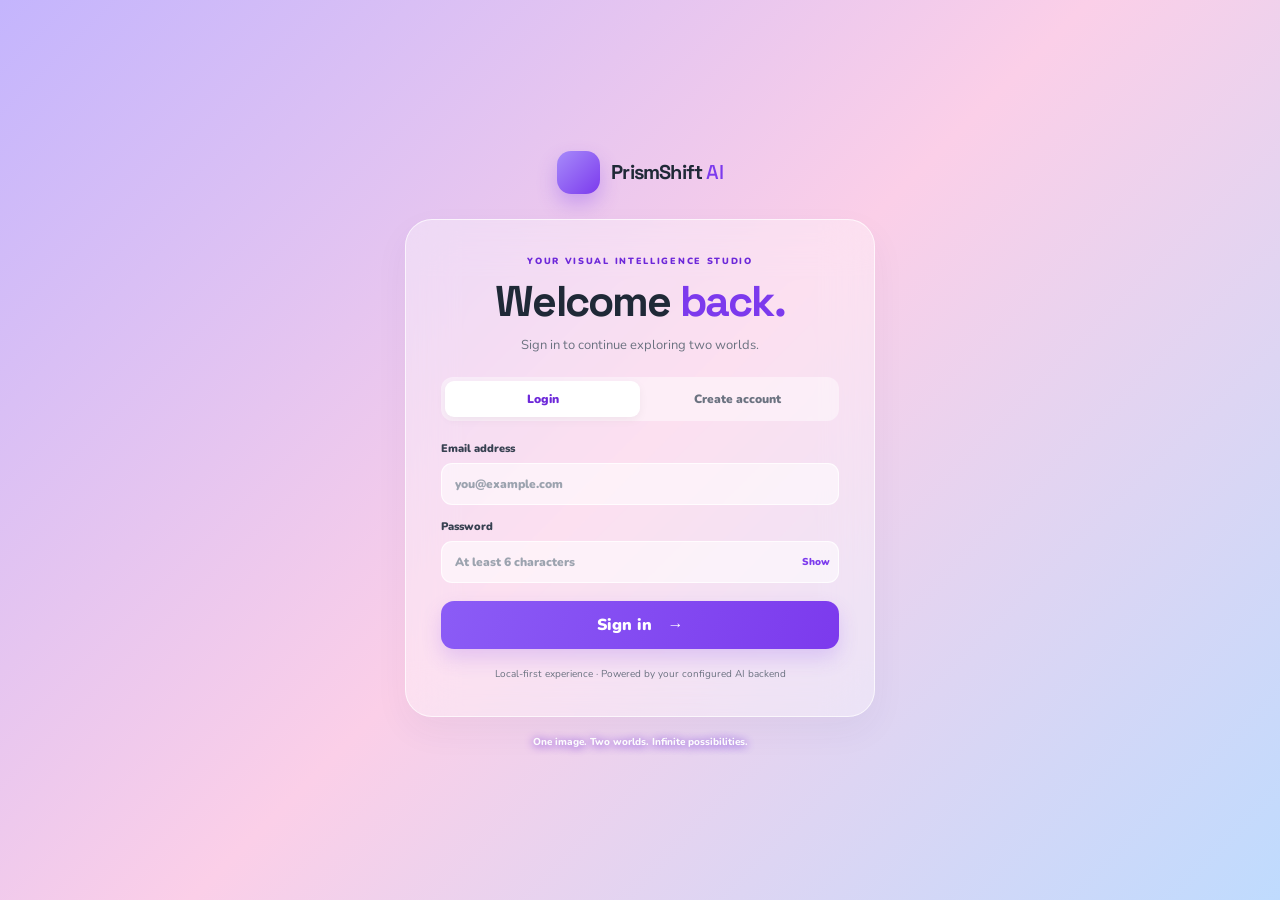
<file: Frontend/index.html>
<!doctype html>
<html lang="en">
<head>
  <meta charset="utf-8">
  <meta name="viewport" content="width=device-width,initial-scale=1">
  <title>PrismShift AI</title>
  <script src="js/config.js" defer></script>
  <script src="js/index.js" defer></script>
</head>
<body data-page="entry">
  <p id="entryMessage">Checking your PrismShift session…</p>
</body>
</html>
</file>
<file: Frontend/css/style.css>
:root{--bg-base:#e5e7eb;--glass-bg:rgba(255,255,255,.4);--glass-border:rgba(255,255,255,.7);--text-main:#1f2937;--text-muted:#4b5563;--accent-purple:#7c3aed;--accent-purple-light:#a78bfa;--accent-blue:#2563eb;--accent-pink:#db2777;--font-main:'Nunito',sans-serif;--font-display:'Space Grotesk',sans-serif;--green:#16a34a;--violet:#7c3aed}*{box-sizing:border-box;margin:0;padding:0}html{min-height:100%;scroll-behavior:smooth}body{min-height:100vh;font-family:var(--font-main);color:var(--text-main);background:linear-gradient(135deg,#c4b5fd 0%,#fbcfe8 50%,#bfdbfe 100%);background-attachment:fixed}button,input,textarea,select{font:inherit}button{color:inherit;cursor:pointer}button:disabled{opacity:.5;cursor:not-allowed}a{color:inherit;text-decoration:none}button:focus-visible,a:focus-visible,input:focus-visible,textarea:focus-visible,select:focus-visible{outline:3px solid #7c3aed77;outline-offset:3px}.hidden{display:none!important}.glass,.glass-panel{background:rgba(255,255,255,.36);border:1px solid var(--glass-border);backdrop-filter:blur(24px);-webkit-backdrop-filter:blur(24px);box-shadow:0 14px 35px #4338780d}.app-container{width:95vw;max-width:1500px;min-height:90vh;margin:5vh auto;display:flex;border-radius:32px;background:var(--glass-bg);border:1px solid var(--glass-border);box-shadow:0 25px 50px -12px #0002,inset 0 0 0 1px #ffffff80;backdrop-filter:blur(30px);overflow:hidden}.sidebar{width:260px;flex:0 0 260px;background:#ffffff33;border-right:1px solid #ffffff80;display:flex;flex-direction:column;padding:26px 18px 20px;min-height:90vh}.brand{display:flex;align-items:center;gap:11px;margin:0 3px 30px}.logo{width:43px;height:43px;display:grid;place-items:center;border-radius:14px;background:linear-gradient(135deg,var(--accent-purple-light),var(--accent-purple));box-shadow:0 10px 20px #7c3aed4d;color:#fff;font-size:26px;flex:none}.brand-name{font:700 20px var(--font-display);letter-spacing:-.8px}.brand-name span{color:var(--accent-purple);font-weight:500}.new-chat-btn{width:100%;padding:13px;border:1px solid #ffffffb3;border-radius:14px;background:#ffffff80;display:flex;align-items:center;gap:10px;font-weight:800;font-size:13px;transition:.2s}.new-chat-btn:hover{background:#fff;transform:translateY(-2px)}.new-chat-btn span{font-size:20px;color:var(--accent-purple)}.sidebar-heading{display:flex;justify-content:space-between;align-items:center;margin:28px 4px 12px;color:#6b7280;font-size:9px;letter-spacing:1.5px;font-weight:900}.sidebar-heading a{letter-spacing:0;color:var(--accent-purple);font-size:10px;text-transform:none}.nav-links{display:grid;gap:5px}.nav-links a{display:flex;align-items:center;gap:12px;padding:11px 12px;border-radius:12px;color:#4b5563;font-size:13px;font-weight:800;transition:.2s}.nav-links a:hover,.nav-links a.active{background:#ffffff9c;color:#5b21b6}.nav-links a:first-letter{font-size:18px}.nav-dot{width:7px;height:7px;border-radius:50%;margin-left:auto}.reality-dot{background:#16a34a}.digital-dot{background:#7c3aed}.recent-heading{margin-top:25px}.session-list{flex:1;min-height:70px;overflow:auto}.sidebar-empty{font-size:11px;color:#6b7280;padding:12px}.session-item{display:flex;gap:8px;align-items:center;width:100%;padding:10px;margin-bottom:5px;border:1px solid #ffffff80;border-radius:11px;background:#ffffff33;text-align:left;font-size:11px}.session-item:hover{background:#ffffffa6}.session-item .session-meta{display:block;color:#6b7280;font-size:9px;margin-top:3px}.session-item .session-name{overflow:hidden;text-overflow:ellipsis;white-space:nowrap;display:block;font-weight:800}.sidebar-footer{margin-top:18px}.engine-status{display:flex;align-items:center;gap:8px;padding:11px 9px;border-radius:12px;background:#ffffff55;border:1px solid #ffffff70}.status-dot{width:7px;height:7px;border-radius:50%;background:#16a34a;box-shadow:0 0 8px #16a34a55;display:inline-block;flex:none}.engine-status strong{display:block;font-size:10px}.engine-status small{display:block;color:#6b7280;font-size:9px;margin-top:2px}.local-pill{margin-left:auto;padding:4px 5px;border-radius:5px;background:#bbf7d0a6;color:#15803d;font-size:8px;font-weight:900}.user-profile{display:flex;align-items:center;gap:10px;padding:15px 2px 0;margin-top:14px;border-top:1px solid #ffffff99}.avatar{width:36px;height:36px;border-radius:50%;display:grid;place-items:center;background:linear-gradient(135deg,#c4b5fd,#f9a8d4);border:2px solid #fff;color:#4c1d95;font-weight:900;flex:none}.user-info{min-width:0}.user-info strong,.user-info small{display:block}.user-info strong{font-size:11px;overflow:hidden;text-overflow:ellipsis;white-space:nowrap}.user-info small{font-size:9px;color:#6b7280;margin-top:3px}.profile-arrow{margin-left:auto;color:#6b7280}.main-content{min-width:0;flex:1;display:flex;flex-direction:column;position:relative}.top-bar{min-height:68px;padding:16px 34px;display:flex;align-items:center;justify-content:space-between;gap:12px;border-bottom:1px solid #ffffff66}.breadcrumb{font-size:9px;color:#6b7280;font-weight:900;letter-spacing:1.3px}.top-actions{display:flex;align-items:center;gap:15px}.privacy-indicator{display:flex;align-items:center;gap:7px;font-size:10px;color:#4b5563}.icon-button,.mobile-menu{width:35px;height:35px;border:1px solid #ffffffb3;background:#ffffff55;border-radius:11px;font-size:18px}.mobile-menu{display:none}.page-content{width:100%;max-width:1150px;margin:0 auto;padding:28px 34px 36px;flex:1}.main-footer{padding:17px 34px;border-top:1px solid #ffffff66;display:flex;justify-content:space-between;gap:10px;color:#6b7280;font-size:9px;letter-spacing:.7px}.toast{position:fixed;left:50%;bottom:25px;transform:translate(-50%,20px);padding:12px 18px;border:1px solid #ffffffb3;border-radius:12px;background:#28213beF;color:white;font-size:12px;font-weight:800;opacity:0;pointer-events:none;transition:.25s;z-index:100}.toast.show{opacity:1;transform:translate(-50%,0)}.primary-btn{border:0;border-radius:13px;padding:13px 17px;background:linear-gradient(110deg,#8b5cf6,#7c3aed);color:#fff;font-weight:900;box-shadow:0 9px 20px #7c3aed30;display:inline-flex;justify-content:center;align-items:center;gap:16px;transition:.2s}.primary-btn:hover:not(:disabled){transform:translateY(-2px);box-shadow:0 13px 25px #7c3aed40}.secondary-button{padding:10px 13px;border:1px solid #ffffffc9;border-radius:11px;background:#ffffff80;font-size:11px;font-weight:900}.secondary-button:hover{background:#fff}.danger-button{color:#be123c;border-color:#fecdd3;background:#fff5f6}.auth-body{display:grid;place-items:center;padding:25px}.auth-wrap{width:min(100%,470px)}.auth-brand{justify-content:center;margin-bottom:25px}.auth-card{padding:35px;border-radius:27px}.auth-heading{text-align:center;margin-bottom:23px}.eyebrow{display:block;color:#6d28d9;font-size:9px;font-weight:900;letter-spacing:1.7px;margin-bottom:10px}.auth-heading h1,.page-intro h1,.dashboard-hero h1,.workspace-heading h1{font:700 clamp(29px,4vw,43px)/1.15 var(--font-display);letter-spacing:-1.8px}.auth-heading h1 em,.page-intro h1 em,.dashboard-hero h1 em,.workspace-heading h1 em{color:#7c3aed;font-style:normal}.auth-heading p{color:#6b7280;font-size:13px;margin-top:10px}.auth-tabs{display:grid;grid-template-columns:1fr 1fr;padding:4px;border-radius:12px;background:#ffffff70;margin-bottom:20px}.auth-tabs button{border:0;background:transparent;border-radius:9px;padding:10px;font-size:12px;font-weight:900;color:#6b7280}.auth-tabs button.active{background:#fff;color:#6d28d9;box-shadow:0 3px 10px #0000000d}form{display:grid;gap:14px}label{display:grid;gap:7px;color:#374151;font-size:11px;font-weight:900}input,textarea,select{width:100%;padding:12px 13px;border:1px solid #ffffffc7;border-radius:11px;background:#ffffff8c;color:#1f2937;font-size:12px;outline:none}input::placeholder,textarea::placeholder{color:#9ca3af}textarea{resize:vertical;line-height:1.6}.password-wrap{position:relative}.password-wrap input{padding-right:62px}.password-wrap button{position:absolute;right:9px;top:50%;transform:translateY(-50%);border:0;background:transparent;color:#7c3aed;font-size:10px;font-weight:900}.full{width:100%;margin-top:4px}.auth-foot,.auth-bottom{text-align:center;color:#6b7280;font-size:10px;margin-top:18px}.auth-bottom{color:#fff;font-weight:800;text-shadow:0 1px 8px #6d28d9}
@media(max-width:900px){.app-container{width:97vw;margin:1.5vh auto;min-height:97vh}.sidebar{width:225px;flex-basis:225px;padding:22px 14px}.page-content{padding:25px 22px}.top-bar{padding:15px 22px}}@media(max-width:680px){.app-container{width:100%;min-height:100vh;margin:0;border-radius:0;position:relative}.sidebar{position:fixed;z-index:50;top:0;bottom:0;left:0;width:275px;min-height:100vh;transform:translateX(-105%);transition:transform .25s;box-shadow:15px 0 40px #312e8140;background:#eee8ffef;backdrop-filter:blur(25px)}.sidebar.open{transform:translateX(0)}.mobile-menu{display:block}.top-bar{padding:13px 15px}.breadcrumb{font-size:8px}.privacy-indicator{display:none}.page-content{padding:22px 15px 28px}.main-footer{padding:14px 15px;flex-wrap:wrap;font-size:8px}.auth-card{padding:25px 20px}}

.logo img{width:26px;height:26px;display:block}
</file>
<file: Frontend/css/dashboard.css>
.dashboard-hero{display:flex;align-items:center;justify-content:space-between;gap:25px;padding:18px 8px 28px}.dashboard-hero p,.page-intro p,.workspace-heading p{max-width:610px;color:#5b6472;font-size:13px;line-height:1.8;margin-top:12px}.hero-orb{width:125px;height:125px;flex:none;border-radius:50%;display:grid;place-items:center;background:radial-gradient(circle at 30% 25%,#fff,#d8b4fe 50%,#8b5cf6);box-shadow:0 0 55px #8b5cf655,inset -10px -10px 20px #0002,inset 10px 10px 20px #ffffffc9;animation:orbfloat 6s ease-in-out infinite;color:#7c3aed;font-size:42px}@keyframes orbfloat{50%{transform:translateY(-8px)}}.mode-grid{display:grid;grid-template-columns:repeat(2,minmax(0,1fr));gap:20px}.mode-card{min-width:0;text-align:left;padding:21px 22px 18px;border:1px solid #ffffffc7;border-radius:23px;background:#ffffff55;backdrop-filter:blur(18px);box-shadow:0 10px 30px #0000000a;transition:.3s}.mode-card:hover{transform:translateY(-5px);background:#ffffff9c;box-shadow:0 20px 40px #7c3aed20}.mode-card-top{display:flex;justify-content:space-between;align-items:center}.mode-icon{width:43px;height:43px;border-radius:14px;background:#ffffffb3;display:grid;place-items:center;font-size:24px;color:#2563eb}.reality-card .mode-icon{color:#16a34a}.mode-index{font-size:8px;letter-spacing:1.2px;color:#6b7280;font-weight:900}.mode-art{height:130px;border-radius:16px;margin:14px 0 14px;display:grid;place-items:center;overflow:hidden}.digital-art{background:radial-gradient(circle at 25% 20%,#fff9,transparent 45%),linear-gradient(135deg,#bfdbfecc,#ddd6fecc)}.art-window{width:190px;height:100px;background:#ffffffed;border:1px solid #fff;border-radius:10px;box-shadow:0 12px 24px #43387820;overflow:hidden;transform:perspective(500px) rotateY(-4deg)}.art-dots{height:17px;padding-left:9px;background:#ede9fe;color:#a78bfa;font-size:8px;letter-spacing:2px}.art-layout{display:flex;gap:9px;padding:9px;height:83px}.art-layout>i{width:28px;background:#e0e7ff;border-radius:4px}.art-layout>div{flex:1}.art-layout b{display:block;height:19px;background:linear-gradient(90deg,#c4b5fd,#93c5fd);border-radius:4px;margin-bottom:7px}.art-layout u{display:block;height:4px;width:90%;background:#d1d5db;margin:5px 0;border-radius:5px}.art-tiles{display:flex;gap:5px;margin-top:7px}.art-tiles i{height:13px;flex:1;border-radius:3px;background:#ede9fe}.reality-art{background:radial-gradient(circle at 50% 50%,#fff9,transparent 55%),linear-gradient(135deg,#bbf7d0aa,#a7f3d0aa)}.scan-art{width:190px;height:100px;border:1px solid #16a34a66;border-radius:13px;position:relative;display:grid;place-items:center;background:#ffffff4d}.scan-ring{width:62px;height:62px;border:1px dashed #16a34a;border-radius:50%;box-shadow:0 0 0 10px #16a34a0d}.scan-cross{position:absolute;color:#15803d;font-size:22px}.scan-caption{position:absolute;bottom:9px;font-size:7px;letter-spacing:2px;color:#15803d;font-weight:900}.mode-card h2{font:700 19px var(--font-display);letter-spacing:-.6px}.mode-card h2 span{float:right;color:#7c3aed}.mode-card p{font-size:12px;line-height:1.7;color:#5b6472;margin:8px 0 18px;min-height:61px}.card-bottom{display:flex;justify-content:space-between;gap:8px;align-items:center;border-top:1px solid #ffffffb3;padding-top:13px}.card-bottom>span{font-size:7px;letter-spacing:.9px;color:#6b7280;font-weight:900}.card-bottom b{font-size:10px;color:#6d28d9}.card-bottom i{font-style:normal}.below-grid{margin-top:36px}.section-heading{display:flex;align-items:end;justify-content:space-between;margin-bottom:15px}.section-heading h2,.history-toolbar h2{font:700 20px var(--font-display);letter-spacing:-.6px}.text-link{font-size:11px;font-weight:900;color:#6d28d9}.recent-grid{display:grid;grid-template-columns:repeat(3,minmax(0,1fr));gap:12px}.empty-card{min-height:125px;padding:20px;border:1px dashed #ffffffd1;border-radius:16px;background:#ffffff2b;display:flex;flex-direction:column;justify-content:center;align-items:flex-start;gap:7px}.empty-card>span{font-size:20px;color:#7c3aed}.empty-card strong{font-size:12px}.empty-card small{font-size:10px;color:#6b7280}.page-intro{padding:15px 5px 25px}.history-panel,.profile-panel{padding:23px;border-radius:20px}.history-toolbar{display:flex;justify-content:space-between;align-items:center;gap:15px;margin-bottom:18px}.search-input{max-width:260px}.history-list{display:grid;gap:9px}.history-row{display:flex;align-items:center;gap:13px;padding:14px;border:1px solid #ffffffa8;background:#ffffff55;border-radius:13px}.history-symbol{width:37px;height:37px;border-radius:12px;background:#ede9fe;color:#6d28d9;display:grid;place-items:center;font-size:18px}.history-row.reality .history-symbol{background:#dcfce7;color:#15803d}.history-main{flex:1;min-width:0}.history-main strong{display:block;font-size:12px;overflow:hidden;text-overflow:ellipsis;white-space:nowrap}.history-main small{display:block;color:#6b7280;font-size:10px;margin-top:4px}.history-actions{display:flex;gap:6px}.history-actions button{border:1px solid #ffffffb8;background:#ffffff80;border-radius:9px;padding:7px 9px;font-size:10px;font-weight:900}.profile-large{display:flex;align-items:center;gap:15px;padding-bottom:22px;border-bottom:1px solid #ffffffa8}.profile-large .avatar{width:58px;height:58px;font-size:20px}.profile-large h2{font:700 20px var(--font-display)}.profile-large p{font-size:11px;color:#6b7280;margin-top:4px}.profile-details{display:grid;grid-template-columns:repeat(2,minmax(0,1fr));gap:18px;padding:22px 0}.profile-details small,.profile-details strong{display:block}.profile-details small{font-size:8px;letter-spacing:1px;color:#6b7280;font-weight:900}.profile-details strong{font-size:12px;margin-top:6px;overflow-wrap:anywhere}.profile-panel .field-hint{margin-top:15px}@media(max-width:750px){.mode-grid{grid-template-columns:1fr}.mode-card p{min-height:0}.recent-grid{grid-template-columns:1fr}.hero-orb{width:90px;height:90px;font-size:32px}.history-toolbar{align-items:stretch;flex-direction:column}.search-input{max-width:none}}@media(max-width:480px){.dashboard-hero{align-items:flex-start}.hero-orb{width:65px;height:65px;font-size:25px}.mode-card{padding:17px}.history-row{align-items:flex-start}.history-actions{flex-direction:column}.profile-details{grid-template-columns:1fr}}
</file>
<file: Frontend/css/workspace.css>
.workspace-heading{display:flex;justify-content:space-between;align-items:flex-start;gap:18px;padding:12px 4px 24px}.workspace-heading p{max-width:620px}.workspace-mode-badge{flex:none;padding:9px 12px;border:1px solid #ffffffc9;border-radius:10px;background:#ffffff70;color:#6d28d9;font-size:9px;font-weight:900;letter-spacing:.7px}.reality-badge{color:#15803d;background:#dcfce755}.workspace-grid{display:grid;grid-template-columns:minmax(280px,.92fr) minmax(0,1.08fr);gap:18px;align-items:start}.glass-panel{border-radius:20px;padding:21px;min-width:0}.panel-heading{display:flex;justify-content:space-between;align-items:center;gap:10px;margin-bottom:13px}.panel-kicker{display:block;color:#7c3aed;font-size:8px;font-weight:900;letter-spacing:1.5px;margin-bottom:5px}.reality-eyebrow,.reality-eyebrow~h1 em{color:#15803d}.panel-heading h2{font:700 18px var(--font-display);letter-spacing:-.5px}.step-indicator{font-size:9px;color:#6b7280;font-weight:900}.panel-description{font-size:11px;line-height:1.6;color:#6b7280;margin-bottom:13px}.upload-dropzone{min-height:195px;border:1.5px dashed #a78bfa99;border-radius:16px;background:#ffffff3d;display:grid;place-items:center;text-align:center;overflow:hidden;cursor:pointer;transition:.2s}.reality-eyebrow~h1 em{color:#16a34a}.reality-eyebrow{color:#15803d}.upload-dropzone:hover,.upload-dropzone.dragover{background:#ffffff9c;border-color:#7c3aed}.upload-placeholder{padding:20px}.upload-icon{width:43px;height:43px;margin:0 auto 11px;display:grid;place-items:center;border-radius:14px;background:#ede9fe;color:#7c3aed;font-size:24px}.upload-placeholder h3{font:700 14px var(--font-display)}.upload-placeholder p{font-size:11px;color:#6b7280;margin-top:5px}.upload-placeholder p span{color:#7c3aed;font-weight:900}.upload-placeholder small{display:block;font-size:8px;letter-spacing:1px;color:#9ca3af;margin-top:13px}.preview-container{position:relative;width:100%;height:260px}.image-preview{width:100%;height:100%;object-fit:contain;background:#1118270a}.preview-overlay{position:absolute;bottom:0;left:0;right:0;padding:10px 12px;background:linear-gradient(transparent,#111827d9);color:white;display:flex;align-items:center;justify-content:space-between;gap:10px}.preview-name{font-size:10px;overflow:hidden;text-overflow:ellipsis;white-space:nowrap}.remove-image{border:1px solid #ffffff80;border-radius:8px;background:#11182780;color:#fff;padding:6px 9px;font-size:9px}.file-note,.processing-note{font-size:9px;color:#6b7280;margin-top:10px}.analysis-divider{height:1px;background:#ffffffa8;margin:19px 0}.mode-fields{display:grid;gap:12px}.mode-fields h2{font:700 17px var(--font-display);margin-bottom:1px}.mode-fields label{font-size:10px}.field-two{display:grid;grid-template-columns:1fr 1fr;gap:10px}.field-hint{font-size:10px;color:#6b7280;line-height:1.6}.generate-btn{width:100%;margin-top:17px}.processing-note{display:flex;align-items:center;gap:7px;justify-content:center}.results-panel{min-height:450px}.result-sparkle{font-size:24px;color:#7c3aed}.results-empty,.loading-state,.error-state{min-height:340px;display:flex;flex-direction:column;justify-content:center;align-items:center;text-align:center;padding:20px}.result-orb,.loading-orb{width:76px;height:76px;border-radius:50%;display:grid;place-items:center;background:radial-gradient(circle at 30% 30%,#fff,#d8b4fe 50%,#8b5cf6);box-shadow:0 0 35px #8b5cf633,inset -6px -6px 12px #0002;color:#7c3aed;font-size:30px;margin-bottom:18px}.results-empty h3,.loading-state h3,.error-state h3{font:700 17px var(--font-display)}.results-empty p,.loading-state p,.error-state p{max-width:330px;font-size:11px;line-height:1.7;color:#6b7280;margin-top:8px}.result-feature-list{display:flex;flex-wrap:wrap;justify-content:center;gap:8px;margin-top:20px}.result-feature-list span{font-size:9px;color:#4b5563;background:#ffffff70;border-radius:20px;padding:7px 10px}.loading-orb{animation:orbfloat 1.8s ease-in-out infinite}.loading-track{width:min(250px,90%);height:5px;background:#ffffff9c;border-radius:8px;overflow:hidden;margin:20px 0 10px}.loading-track span{display:block;height:100%;width:35%;border-radius:8px;background:linear-gradient(90deg,#a78bfa,#7c3aed);animation:loading 1.3s ease-in-out infinite}@keyframes loading{from{transform:translateX(-110%)}to{transform:translateX(300%)}}.loading-state small{font-size:9px;color:#9ca3af}.error-icon{width:40px;height:40px;border-radius:50%;display:grid;place-items:center;background:#ffe4e6;color:#be123c;font-weight:900;font-size:22px;margin-bottom:12px}.error-state .secondary-button{margin-top:15px}.result-status{display:flex;align-items:center;gap:7px;color:#15803d;font-size:10px;font-weight:900;margin:4px 0 12px}.result-text{min-height:230px;max-height:580px;overflow:auto;padding:17px;border:1px solid #ffffffc9;border-radius:13px;background:#ffffff70;color:#374151;font-size:12px;line-height:1.8;white-space:pre-wrap;overflow-wrap:anywhere;outline:none}.result-text:focus{border-color:#a78bfa}.result-actions{display:flex;flex-wrap:wrap;gap:8px;margin-top:12px}.chat-editor{margin-top:20px}.chat-editor h3{font:700 15px var(--font-display);margin:7px 0 10px}.chat-row{display:flex;align-items:stretch;gap:8px}.chat-row textarea{flex:1;min-width:0}.send-edit{padding:10px 13px}.workspace-footnote{text-align:center;color:#6b7280;font-size:9px;margin-top:24px}.workspace-footnote span{margin:0 5px}@media(max-width:900px){.workspace-grid{grid-template-columns:1fr}.results-panel{min-height:380px}.results-empty,.loading-state,.error-state{min-height:270px}}@media(max-width:540px){.workspace-heading{flex-direction:column}.field-two{grid-template-columns:1fr}.glass-panel{padding:16px}.chat-row{flex-direction:column}.send-edit{align-self:flex-end}.preview-container{height:220px}}

.generated-analysis{margin:12px 0 16px;padding:12px 14px;border:1px solid rgba(124,58,237,.16);border-radius:13px;background:rgba(124,58,237,.035);color:#51466b}
.generated-analysis summary{cursor:pointer;font-size:12px;font-weight:800}
.generated-analysis .analysis-content{margin-top:10px;white-space:pre-wrap;font-size:12px;line-height:1.65;color:#5d5870}

.standalone-analysis{margin:0 0 16px;padding:14px 16px;border:1px solid rgba(124,58,237,.18);border-radius:14px;background:rgba(255,255,255,.52)}
.standalone-analysis strong{display:block;font-size:12px;color:#6d28d9;margin-bottom:7px}
.standalone-analysis p{margin:0;white-space:pre-wrap;font-size:12px;line-height:1.65;color:#55516a}
.analyze-image-btn{margin:0 8px 8px 0}



/* Keep the upload form and the result side by side on laptop-sized windows */
@media(min-width:721px){
  .workspace-grid{grid-template-columns:minmax(260px,.92fr) minmax(0,1.08fr)}
  .results-panel{position:sticky;top:18px;max-height:calc(100vh - 36px);overflow:auto;min-height:0}
  .results-empty,.loading-state,.error-state{min-height:230px}
}
@media(max-width:1100px){
  .app-container{width:100%;min-height:100vh;margin:0;border-radius:0;position:relative}
  .sidebar{position:fixed;z-index:50;top:0;bottom:0;left:0;width:275px;min-height:100vh;transform:translateX(-105%);transition:transform .25s;box-shadow:15px 0 40px #312e8140;background:#eee8ffef;backdrop-filter:blur(25px)}
  .sidebar.open{transform:translateX(0)}
  .mobile-menu{display:block}
}
</file>
